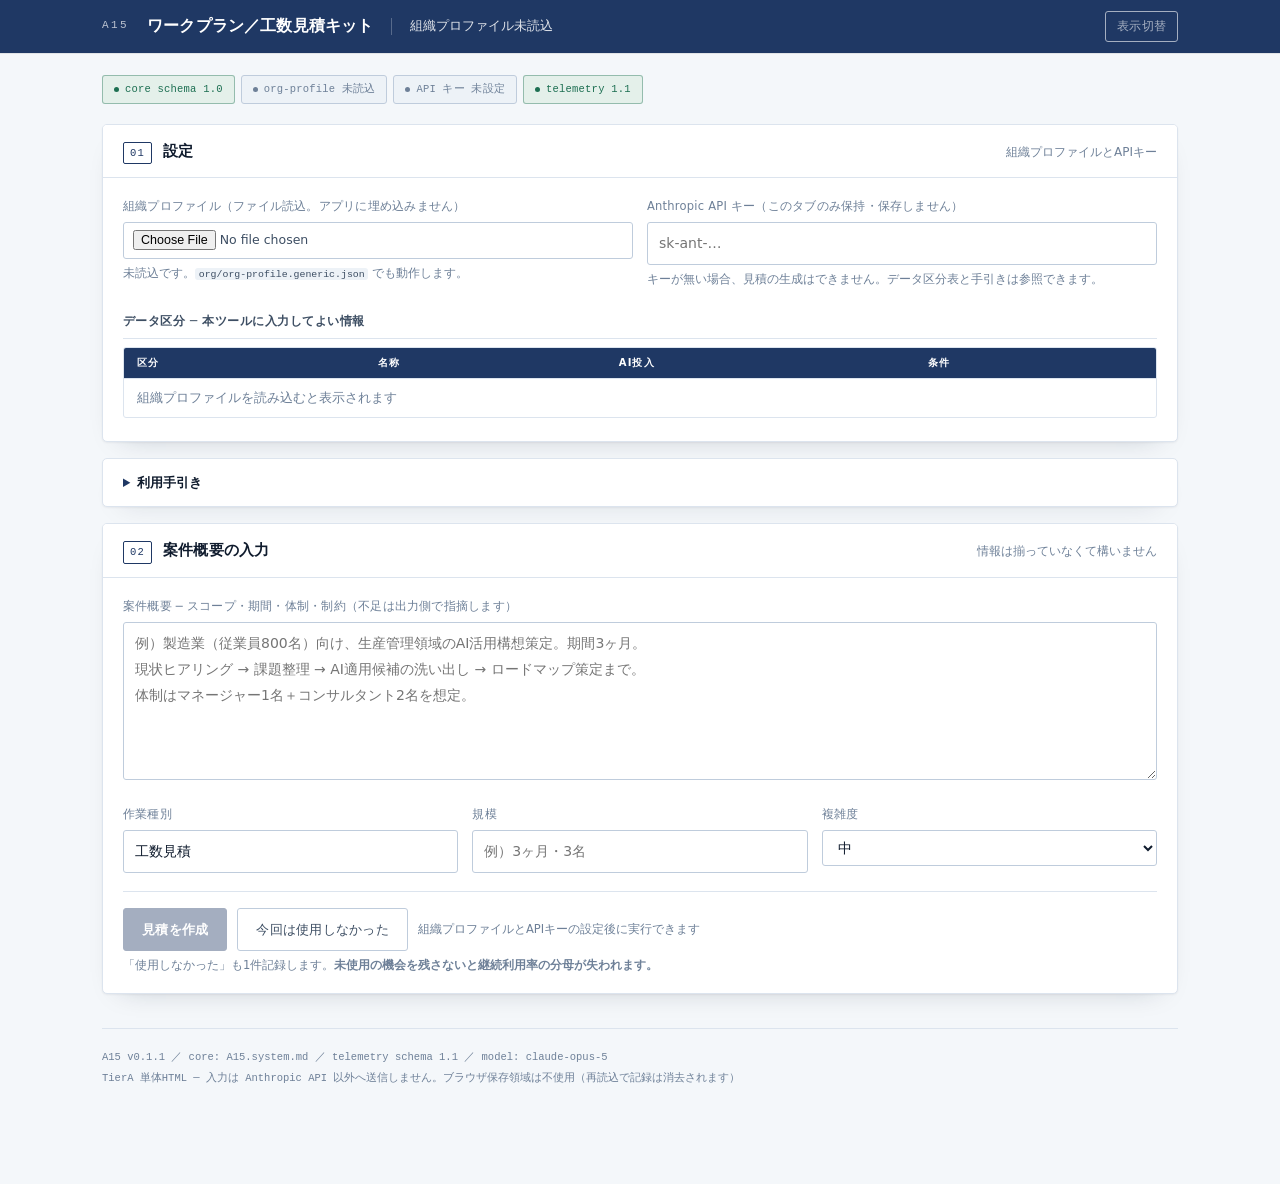
<file: apps/A15/index.html>
<!doctype html>
<html lang="ja">
<head>
<meta charset="utf-8">
<meta name="viewport" content="width=device-width,initial-scale=1">
<title>A15 ワークプラン／工数見積キット</title>
<!--
  TierA: 単体HTML・ブラウザ内完結。ビルドツールなし。外部リソース参照なし。
  localStorage / sessionStorage は使わない（状態はJS変数のみ）。
  org-profile は埋め込まずファイル読込。配色とフォントも org-profile.brand から適用する
  （アプリに色を書かない ＝ プロファイル差し替えだけで他社の見た目になる）。
-->
<style>
/* ============================================================
   配色 ─ 既定は濃紺基調。org-profile.brand.colors があれば実行時に上書きする
   ============================================================ */
:root{
  /* --brand      文字・罫に載せる強調色（暗色テーマでは明るくする）
     --brand-fill 塗り面（アプリバー・表頭）。暗色テーマでも暗いまま。明暗を反転させない
     --on-fill    塗り面の上に載る文字色 */
  --brand:#1F3864;              /* org-profile.brand.colors.primary で差し替わる */
  --brand-fill:#1F3864;
  --on-fill:#FFFFFF;
  --brand-line:#2F5D9E;
  --brand-wash:#EAF0F8;

  --ground:#F4F7FA; --surface:#FFFFFF; --surface-2:#EDF2F7; --surface-3:#E1E9F2;
  --ink:#0F1B2D; --ink-2:#3D4E63; --ink-3:#6E8098;
  --rule:#DCE4EE; --rule-2:#BFCCDC;

  --ok:#1D6F52;   --ok-wash:#E4F0EA;
  --warn:#8A5A11; --warn-wash:#FAF0DC;
  --stop:#8C2434; --stop-wash:#F8E5E8;

  --sans:"Yu Gothic Medium","游ゴシック Medium",YuGothic,"游ゴシック体",
         "Hiragino Sans","Hiragino Kaku Gothic ProN","Noto Sans JP",system-ui,sans-serif;
  --num:ui-monospace,"SF Mono","SFMono-Regular","Consolas","Menlo",monospace;
  --shadow:0 1px 2px rgba(15,27,45,.05), 0 12px 28px -20px rgba(15,27,45,.28);
  --step:0;
}
@media (prefers-color-scheme:dark){:root:not([data-theme="light"]){
  --brand:#7BA4E8; --brand-line:#5B8AD6; --brand-wash:#15233A;
  --brand-fill:#1B2B47; --on-fill:#E8EFFA;
  --ground:#0B1220; --surface:#111A2A; --surface-2:#18233A; --surface-3:#20304C;
  --ink:#E6EDF7; --ink-2:#A6B7CE; --ink-3:#73879F;
  --rule:#22314C; --rule-2:#33486D;
  --ok:#5CBE95;   --ok-wash:#10241D;
  --warn:#D9A441; --warn-wash:#2A2213;
  --stop:#E4899A; --stop-wash:#2B1720;
  --shadow:0 1px 2px rgba(0,0,0,.4), 0 12px 28px -20px rgba(0,0,0,.8);
}}
:root[data-theme="dark"]{
  --brand:#7BA4E8; --brand-line:#5B8AD6; --brand-wash:#15233A;
  --brand-fill:#1B2B47; --on-fill:#E8EFFA;
  --ground:#0B1220; --surface:#111A2A; --surface-2:#18233A; --surface-3:#20304C;
  --ink:#E6EDF7; --ink-2:#A6B7CE; --ink-3:#73879F;
  --rule:#22314C; --rule-2:#33486D;
  --ok:#5CBE95;   --ok-wash:#10241D;
  --warn:#D9A441; --warn-wash:#2A2213;
  --stop:#E4899A; --stop-wash:#2B1720;
  --shadow:0 1px 2px rgba(0,0,0,.4), 0 12px 28px -20px rgba(0,0,0,.8);
}

*{box-sizing:border-box}
html{-webkit-text-size-adjust:100%}
body{margin:0;background:var(--ground);color:var(--ink);font-family:var(--sans);
  font-size:14.5px;line-height:1.8;-webkit-font-smoothing:antialiased;
  font-feature-settings:"palt" 1;font-variant-numeric:tabular-nums}
p{margin:0}
.num,td.n,.kpi b,.stat-v{font-family:var(--num);font-variant-numeric:tabular-nums}
code{font-family:var(--num);font-size:.86em;background:var(--surface-2);
  padding:.08em .38em;border-radius:3px;color:var(--ink-2)}

/* ── アプリバー ───────────────────────── */
.appbar{background:var(--brand-fill);color:var(--on-fill);position:sticky;top:0;z-index:20;
  box-shadow:0 1px 0 rgba(0,0,0,.08)}
.appbar-in{max-width:1120px;margin:0 auto;padding:11px 22px;
  display:flex;align-items:center;gap:8px 18px;flex-wrap:wrap}
.mark{font-family:var(--num);font-size:11px;letter-spacing:.22em;opacity:.7}
.appname{font-size:16px;font-weight:700;letter-spacing:.01em}
.appbar .rule{width:1px;height:17px;background:currentColor;opacity:.25}
.orgname{font-size:12.5px;opacity:.86}
.appbar-r{margin-left:auto;display:flex;align-items:center;gap:8px}
.tbtn{font:inherit;font-size:11.5px;padding:4px 11px;border-radius:3px;cursor:pointer;
  background:transparent;color:inherit;border:1px solid currentColor;opacity:.6}
.tbtn:hover{opacity:1}

.wrap{max-width:1120px;margin:0 auto;padding:22px 22px 96px}

/* ── ステータス ───────────────────────── */
#boot{display:flex;flex-wrap:wrap;gap:6px;margin-bottom:20px}
.st{font-family:var(--num);font-size:10.5px;letter-spacing:.02em;padding:4px 11px;
  border-radius:3px;border:1px solid;white-space:nowrap;display:inline-flex;gap:6px;align-items:center}
.st::before{content:"";width:5px;height:5px;border-radius:50%;background:currentColor}
.st.ok{border-color:color-mix(in srgb,var(--ok) 40%,transparent);color:var(--ok);background:var(--ok-wash)}
.st.bad{border-color:color-mix(in srgb,var(--stop) 40%,transparent);color:var(--stop);background:var(--stop-wash)}
.st.wait{border-color:var(--rule-2);color:var(--ink-3);background:var(--surface-2)}

/* ── 節 ───────────────────────── */
section.step{background:var(--surface);border:1px solid var(--rule);border-radius:5px;
  margin-bottom:16px;box-shadow:var(--shadow);overflow:hidden}
.step-hd{display:flex;align-items:baseline;gap:11px;padding:13px 20px;
  border-bottom:1px solid var(--rule);background:var(--surface)}
.step-no{font-family:var(--num);font-size:10.5px;letter-spacing:.12em;color:var(--brand);
  border:1px solid var(--brand);border-radius:2px;padding:1px 6px;flex:none}
.step-t{font-size:14.5px;font-weight:700;letter-spacing:.01em}
.step-sub{font-size:12px;color:var(--ink-3);margin-left:auto;text-align:right}
.step-bd{padding:18px 20px}

h3{font-size:12px;margin:22px 0 8px;font-weight:700;color:var(--ink-2);
  letter-spacing:.04em;padding-bottom:5px;border-bottom:1px solid var(--rule)}
h3:first-child{margin-top:0}

/* ── フォーム ───────────────────────── */
label{display:block;font-size:11.5px;color:var(--ink-3);margin-bottom:5px;letter-spacing:.02em}
.req::after{content:"必須";color:var(--stop);font-weight:700;font-size:10px;
  border:1px solid currentColor;border-radius:2px;padding:0 4px;margin-left:6px;letter-spacing:.04em}
input,textarea,select{font:inherit;font-size:14px;width:100%;padding:8px 11px;border-radius:3px;
  border:1px solid var(--rule-2);background:var(--surface);color:var(--ink);transition:border-color .12s}
input:hover,textarea:hover,select:hover{border-color:var(--brand-line)}
textarea{min-height:158px;resize:vertical;line-height:1.85}
input[type=file]{padding:6px 9px;font-size:12.5px;color:var(--ink-2)}
:focus-visible{outline:2px solid var(--brand-line);outline-offset:1px}
.hint{font-size:11.5px;color:var(--ink-3);margin-top:5px;line-height:1.65}
.row{display:grid;gap:14px}
@media(min-width:820px){.c2{grid-template-columns:1fr 1fr}.c3{grid-template-columns:1fr 1fr 1fr}}

button{font:inherit;font-size:13px;padding:9px 18px;border-radius:3px;cursor:pointer;
  border:1px solid var(--rule-2);background:var(--surface);color:var(--ink-2);
  letter-spacing:.02em;transition:all .12s}
button:hover:not(:disabled){border-color:var(--brand);color:var(--brand);background:var(--brand-wash)}
button:disabled{opacity:.4;cursor:not-allowed}
button.primary{background:var(--brand-fill);border-color:var(--brand-fill);color:var(--on-fill);font-weight:700}
button.primary:hover:not(:disabled){background:var(--brand-line);border-color:var(--brand-line);color:#fff}
.actions{display:flex;gap:10px;flex-wrap:wrap;align-items:center;margin-top:18px;
  padding-top:16px;border-top:1px solid var(--rule)}

/* ── 表 ───────────────────────── */
.scroller{overflow-x:auto;border:1px solid var(--rule);border-radius:3px;background:var(--surface)}
table{border-collapse:collapse;width:100%;font-size:13px;min-width:440px}
th,td{text-align:left;padding:8px 13px;border-bottom:1px solid var(--rule);vertical-align:top;line-height:1.65}
thead th{font-size:10px;letter-spacing:.11em;font-weight:700;color:var(--on-fill);
  background:var(--brand-fill);white-space:nowrap;padding:7px 13px}
thead th.r{text-align:right}
tbody tr:last-child td{border-bottom:none}
tbody tr:hover{background:var(--surface-2)}
td.n{text-align:right;white-space:nowrap;font-size:12.5px}
td.n .u{color:var(--ink-3);font-size:10.5px;margin-left:1px}
td.ph{background:var(--surface-2);font-weight:700;font-size:12.5px;border-right:1px solid var(--rule)}
td.ph .pct{display:block;font-family:var(--num);font-size:10.5px;color:var(--ink-3);font-weight:400}

.tag{font-family:var(--num);font-size:10px;padding:2px 7px;border-radius:2px;
  white-space:nowrap;letter-spacing:.03em;border:1px solid}
.t-baseline{color:var(--ok);border-color:color-mix(in srgb,var(--ok) 35%,transparent);background:var(--ok-wash)}
.t-template{color:var(--brand);border-color:color-mix(in srgb,var(--brand) 35%,transparent);background:var(--brand-wash)}
.t-analogy,.t-judgment{color:var(--warn);border-color:color-mix(in srgb,var(--warn) 35%,transparent);background:var(--warn-wash)}
.u-high{color:var(--stop);font-weight:700}.u-medium{color:var(--warn)}.u-low{color:var(--ink-3)}

/* ── KPI帯 ───────────────────────── */
.kpi{display:grid;grid-template-columns:repeat(auto-fit,minmax(128px,1fr));
  border:1px solid var(--brand);border-radius:3px;overflow:hidden;margin-top:16px}
.kpi div{padding:13px 17px;background:var(--brand-wash);border-right:1px solid color-mix(in srgb,var(--brand) 22%,transparent)}
.kpi div:last-child{border-right:none}
.kpi span{display:block;font-size:10.5px;letter-spacing:.1em;color:var(--ink-3)}
.kpi b{display:block;font-size:25px;font-weight:600;color:var(--ink);margin-top:3px;line-height:1.15}
.kpi b em{font-style:normal;font-size:13px;color:var(--ink-3);margin-left:2px}

/* ── リスト ───────────────────────── */
ul.tight{list-style:none;margin:0;padding:0}
ul.tight li{font-size:13.5px;padding-left:15px;position:relative;margin-bottom:7px;
  line-height:1.75;color:var(--ink-2)}
ul.tight li::before{content:"";position:absolute;left:0;top:.75em;width:7px;height:1px;background:var(--brand-line)}
ul.tight li b{color:var(--ink)}
ul.tight li .sub{display:block;font-size:11.5px;color:var(--ink-3);margin-top:1px}

/* ── 通知 ───────────────────────── */
.msg{padding:12px 16px;border-radius:3px;margin-bottom:14px;font-size:13px;
  border:1px solid;border-left-width:3px}
.msg > b:first-child{display:block;margin-bottom:4px;font-size:13.5px}
.msg.err{background:var(--stop-wash);border-color:var(--stop);color:var(--ink)}
.msg.warn{background:var(--warn-wash);border-color:var(--warn);color:var(--ink)}
.msg.ok{background:var(--ok-wash);border-color:var(--ok);color:var(--ink)}
.msg.info{background:var(--brand-wash);border-color:var(--brand);color:var(--ink)}
.checks{display:grid;gap:3px;margin-top:7px;font-size:12.5px;font-family:var(--num)}
.checks span{display:flex;gap:8px;align-items:baseline}
.checks i{font-style:normal;flex:none;width:12px}

details{border:1px solid var(--rule);border-radius:5px;background:var(--surface);
  margin-bottom:16px;box-shadow:var(--shadow)}
summary{cursor:pointer;font-size:13px;font-weight:700;padding:12px 20px;letter-spacing:.01em}
summary::marker{color:var(--brand)}
details[open] summary{border-bottom:1px solid var(--rule)}
.det-bd{padding:15px 20px}
.det-bd ul{margin:0;padding-left:18px;font-size:13px;color:var(--ink-2)}
.det-bd li{margin-bottom:7px}

.hidden{display:none!important}
.spin{display:inline-block;width:11px;height:11px;border:2px solid currentColor;
  border-right-color:transparent;border-radius:50%;animation:sp .7s linear infinite;
  vertical-align:-1px;margin-right:7px}
@keyframes sp{to{transform:rotate(360deg)}}
@media (prefers-reduced-motion:reduce){.spin{animation:none}*{transition:none!important}}
footer{margin-top:34px;padding-top:18px;border-top:1px solid var(--rule);
  font-family:var(--num);font-size:10.5px;color:var(--ink-3);line-height:2}
@media(max-width:560px){.step-hd{flex-wrap:wrap}.step-sub{margin-left:0;width:100%;text-align:left}}
</style>
</head>
<body>

<div class="appbar">
  <div class="appbar-in">
    <span class="mark">A15</span>
    <span class="appname">ワークプラン／工数見積キット</span>
    <span class="rule"></span>
    <span class="orgname" id="orgname">組織プロファイル未読込</span>
    <span class="appbar-r">
      <button class="tbtn" id="theme" type="button">表示切替</button>
    </span>
  </div>
</div>

<div class="wrap">
<div id="boot"></div>
<div id="bootErr"></div>

<!-- 工程1 ── 設定 -->
<section class="step">
  <div class="step-hd"><span class="step-no">01</span><span class="step-t">設定</span>
    <span class="step-sub">組織プロファイルとAPIキー</span></div>
  <div class="step-bd">
    <div class="row c2">
      <div>
        <label for="profile">組織プロファイル（ファイル読込。アプリに埋め込みません）</label>
        <input type="file" id="profile" accept=".json,application/json">
        <p class="hint" id="profHint">未読込です。<code>org/org-profile.generic.json</code> でも動作します。</p>
      </div>
      <div>
        <label for="apikey">Anthropic API キー（このタブのみ保持・保存しません）</label>
        <input type="password" id="apikey" placeholder="sk-ant-…" autocomplete="off">
        <p class="hint">キーが無い場合、見積の生成はできません。データ区分表と手引きは参照できます。</p>
      </div>
    </div>
    <h3>データ区分 ─ 本ツールに入力してよい情報</h3>
    <div class="scroller"><table>
      <thead><tr><th>区分</th><th>名称</th><th>AI投入</th><th>条件</th></tr></thead>
      <tbody id="dcTable"><tr><td colspan="4" style="color:var(--ink-3)">組織プロファイルを読み込むと表示されます</td></tr></tbody>
    </table></div>
    <p class="hint" id="dcNote"></p>
  </div>
</section>

<details>
  <summary>利用手引き</summary>
  <div class="det-bd"><ul>
    <li>案件概要を入力すると、WBS・工数レンジ・バッファ根拠・前提・不確実性・不足情報を出力します。</li>
    <li><b>出力は判断材料であり決裁ではありません。</b>顧客提示前に必ずご自身で数値を確認してください。</li>
    <li>組織の工数実績（<code>delivery.estimation_baseline</code>）が未設定の間は、各タスクの根拠が「判断」「類推」中心になります。<b>精度が低いことが出力に現れる</b>のが正しい状態です。</li>
    <li>APIキーはこのタブのJS変数にのみ保持し、保存も転送もしません（再読込で消去されます）。</li>
    <li>ご利用のたびに工程04の記録をお願いします。<b>記録のない利用は完成実績に計上できません。</b></li>
  </ul></div>
</details>

<!-- 工程2 ── 入力 -->
<section class="step">
  <div class="step-hd"><span class="step-no">02</span><span class="step-t">案件概要の入力</span>
    <span class="step-sub">情報は揃っていなくて構いません</span></div>
  <div class="step-bd">
    <label for="brief">案件概要 ─ スコープ・期間・体制・制約（不足は出力側で指摘します）</label>
    <textarea id="brief" placeholder="例）製造業（従業員800名）向け、生産管理領域のAI活用構想策定。期間3ヶ月。
現状ヒアリング → 課題整理 → AI適用候補の洗い出し → ロードマップ策定まで。
体制はマネージャー1名＋コンサルタント2名を想定。"></textarea>
    <div class="row c3" style="margin-top:16px">
      <div><label for="taskType">作業種別</label><input id="taskType" value="工数見積"></div>
      <div><label for="scope">規模</label><input id="scope" placeholder="例）3ヶ月・3名"></div>
      <div><label for="complexity">複雑度</label>
        <select id="complexity"><option value="low">低</option><option value="medium" selected>中</option><option value="high">高</option></select></div>
    </div>
    <div class="actions">
      <button class="primary" id="run" type="button">見積を作成</button>
      <button id="skip" type="button">今回は使用しなかった</button>
      <span class="hint" id="runHint" style="margin-top:0"></span>
    </div>
    <p class="hint">「使用しなかった」も1件記録します。<b>未使用の機会を残さないと継続利用率の分母が失われます。</b></p>
  </div>
</section>

<div id="err"></div>

<!-- 工程3 ── 出力 -->
<section class="step hidden" id="out">
  <div class="step-hd"><span class="step-no">03</span><span class="step-t">見積</span>
    <span class="step-sub" id="outSub"></span></div>
  <div class="step-bd">
    <div class="scroller"><table>
      <thead><tr><th>フェーズ</th><th>タスク</th><th class="r">p50</th><th class="r">p80</th><th>不確実性</th><th>根拠</th></tr></thead>
      <tbody id="wbs"></tbody>
    </table></div>
    <div class="kpi" id="kpi"></div>
    <div id="bufWhy"></div>
    <h3>前提 ─ 相違時の工数影響</h3><ul class="tight" id="assump"></ul>
    <h3>不確実性の所在 ─ 低減手段</h3><ul class="tight" id="uncert"></ul>
    <h3>不足している入力情報</h3><ul class="tight" id="missing"></ul>
    <h3>自己検品（評価基準 C1・C5 の機械判定）</h3><div id="selfcheck"></div>
  </div>
</section>

<!-- 工程4 ── 記録 -->
<section class="step hidden" id="tele">
  <div class="step-hd"><span class="step-no">04</span><span class="step-t">実測の記録</span>
    <span class="step-sub">記録のない利用は完成実績に計上できません</span></div>
  <div class="step-bd">
    <div class="row c3">
      <div><label for="actual" class="req">利用の実時間（分）</label>
        <input type="number" id="actual" min="0" step="1" placeholder="待ち時間を含む"></div>
      <div><label for="fix" class="req">出力後の手直し時間（分）</label>
        <input type="number" id="fix" min="0" step="1" placeholder="0 の場合は 0 と入力">
        <p class="hint">計上しないと削減率が約2倍に過大計上されます</p></div>
      <div><label for="rounds">やり直し回数</label>
        <input type="number" id="rounds" min="0" step="1" value="1"></div>
    </div>
    <div class="row c3" style="margin-top:14px">
      <div><label for="baseMin">AI不使用時の所要時間（分）</label>
        <input type="number" id="baseMin" min="0" step="1" placeholder="未測定なら空欄"></div>
      <div><label for="baseMethod">その根拠</label>
        <select id="baseMethod">
          <option value="">（未記録）</option>
          <option value="measured">measured ─ 実測</option>
          <option value="historical_average">historical_average ─ 過去記録</option>
          <option value="self_report">self_report ─ 記憶</option>
          <option value="assumption">assumption ─ 仮置き</option>
        </select>
        <p class="hint">assumption と未記録は削減時間の集計対象外</p></div>
      <div><label for="selfScore">出来ばえ（1-5）</label>
        <select id="selfScore"><option value="">—</option><option>1</option><option>2</option><option>3</option><option>4</option><option>5</option></select></div>
    </div>
    <div style="margin-top:16px">
      <label class="req">事例としての外部利用可否（後日の取得は不可）</label>
      <div style="display:flex;gap:20px;flex-wrap:wrap;font-size:13.5px;margin-top:3px">
        <label style="display:inline-flex;gap:7px;align-items:center;color:var(--ink);margin:0">
          <input type="radio" name="consent" value="anon" style="width:auto"> 匿名化すれば可</label>
        <label style="display:inline-flex;gap:7px;align-items:center;color:var(--ink);margin:0">
          <input type="radio" name="consent" value="named" style="width:auto"> 実名でも可</label>
        <label style="display:inline-flex;gap:7px;align-items:center;color:var(--ink);margin:0">
          <input type="radio" name="consent" value="no" style="width:auto"> 社内分析のみ</label>
      </div>
    </div>
    <div style="margin-top:16px">
      <label for="note">所見（不満・使わなかった理由など）</label>
      <input id="note" placeholder="ここが空の記録ばかりの場合、運用が形骸化しています">
    </div>
    <div class="actions">
      <button class="primary" id="rec" type="button">この利用を記録</button>
      <button id="exp" type="button" disabled>JSON Lines で書き出す（<span id="cnt">0</span>件）</button>
    </div>
    <div id="teleMsg" style="margin-top:14px"></div>
  </div>
</section>

<footer>
  A15 v0.1.1 ／ core: A15.system.md ／ telemetry schema 1.1 ／ model: claude-opus-5<br>
  TierA 単体HTML ─ 入力は Anthropic API 以外へ送信しません。ブラウザ保存領域は不使用（再読込で記録は消去されます）
</footer>
</div>

<script>
"use strict";
/* ============================================================
   ADR-006 の呼び出し規約。モデル名はここ以外に書かない
   ============================================================ */
const MODEL = { PRIMARY: "claude-opus-5", ALT: "claude-sonnet-5" };
const APP_ID = "A15", APP_VERSION = "0.1.1";
const CORE_SCHEMA_VERSION = "1.0";
const TELEMETRY_SCHEMA_VERSION = "1.1";

/* 状態は JS 変数のみ */
const state = { profile:null, apiKey:"", result:null, startedAt:null, records:[] };
const $ = id => document.getElementById(id);
const esc = s => String(s ?? "").replace(/&/g,"&amp;").replace(/</g,"&lt;").replace(/>/g,"&gt;");
const num = v => (v===""||v==null||isNaN(Number(v))) ? undefined : Number(v);
const fmt = n => Number(n).toLocaleString("ja-JP",{maximumFractionDigits:1});

/* ============================================================
   起動時検証（DoD 8項）
   ============================================================ */
const boot = { core:false, profile:false };
boot.core = (CORE_SCHEMA_VERSION === "1.0");
function renderBoot(){
  $("boot").innerHTML = [
    `<span class="st ${boot.core?"ok":"bad"}">core schema ${CORE_SCHEMA_VERSION}</span>`,
    `<span class="st ${boot.profile?"ok":"wait"}">org-profile ${boot.profile?esc(state.profile.org.id):"未読込"}</span>`,
    `<span class="st ${state.apiKey?"ok":"wait"}">API キー ${state.apiKey?"設定済":"未設定"}</span>`,
    `<span class="st ok">telemetry ${TELEMETRY_SCHEMA_VERSION}</span>`
  ].join("");
  $("run").disabled = !(boot.core && boot.profile && state.apiKey);
  $("runHint").textContent = $("run").disabled ? "組織プロファイルとAPIキーの設定後に実行できます" : "";
}

/* ============================================================
   ブランド適用 ─ 色とフォントは org-profile.brand から。アプリに書かない
   ============================================================ */
function applyBrand(p){
  const r = document.documentElement.style;
  const c = p.brand?.colors ?? {};
  if(/^#[0-9a-f]{3,8}$/i.test(c.primary ?? "")){
    // 明色テーマは指定色をそのまま、暗色テーマは白と混ぜて可読性を確保する
    const attr = document.documentElement.getAttribute("data-theme");
    const dark = attr === "dark"
      || (attr !== "light" && matchMedia("(prefers-color-scheme: dark)").matches);
    if(dark){
      // 塗り面は暗いまま（明暗を反転させない）。強調色だけ明るくする
      r.setProperty("--brand",      `color-mix(in srgb, ${c.primary} 42%, white)`);
      r.setProperty("--brand-line", `color-mix(in srgb, ${c.primary} 60%, white)`);
      r.setProperty("--brand-wash", `color-mix(in srgb, ${c.primary} 34%, black)`);
      r.setProperty("--brand-fill", `color-mix(in srgb, ${c.primary} 72%, black)`);
      r.setProperty("--on-fill",    "#E8EFFA");
    } else {
      r.setProperty("--brand",      c.primary);
      r.setProperty("--brand-line", `color-mix(in srgb, ${c.primary} 78%, white)`);
      r.setProperty("--brand-wash", `color-mix(in srgb, ${c.primary} 8%, white)`);
      r.setProperty("--brand-fill", c.primary);
      r.setProperty("--on-fill",    "#FFFFFF");
    }
  }
  const fonts = (p.brand?.fonts ?? []).filter(f => typeof f === "string" && f.length < 40);
  if(fonts.length){
    const stack = fonts.map(f => `"${f.replace(/"/g,"")}"`).join(",");
    r.setProperty("--sans", `${stack},"Hiragino Sans","Noto Sans JP",system-ui,sans-serif`);
  }
}

/* ============================================================
   org-profile ローダ
   ============================================================ */
$("profile").addEventListener("change", async e => {
  const f = e.target.files?.[0]; if(!f) return;
  $("bootErr").innerHTML = "";
  try{
    const text = await f.text();
    let p; try{ p = JSON.parse(text); }
    catch(pe){ throw new Error(`JSON として解釈できません: ${pe.message}`); }
    for(const k of ["schema_version","org","policy"])
      if(!(k in p)) throw new Error(`必須キー "${k}" がありません`);
    if(p.schema_version !== CORE_SCHEMA_VERSION)
      throw new Error(`schema_version 不一致のため停止しました。期待 ${CORE_SCHEMA_VERSION} ／ 実際 ${p.schema_version}。`
        + "不一致のまま動作させると、原因の特定できない品質低下として現れます。");
    if(!Array.isArray(p.policy.data_classification) || !p.policy.data_classification.length)
      throw new Error("policy.data_classification が空です");

    state.profile = p; boot.profile = true;
    applyBrand(p); renderClassification(p); renderProfHint(p);
    $("orgname").textContent = p.org.name || p.org.id;
    renderBoot();
  }catch(err){
    state.profile = null; boot.profile = false; renderBoot();
    $("bootErr").innerHTML = `<div class="msg err"><b>組織プロファイルを読み込めませんでした</b>${esc(err.message)}</div>`;
  }
});

function renderClassification(p){
  const L = {prohibited:"不可",conditional:"条件付き",allowed:"可"};
  $("dcTable").innerHTML = p.policy.data_classification.slice().sort((a,b)=>a.level-b.level)
    .map(c=>`<tr>
      <td class="n" style="text-align:left">${esc(c.level)}</td>
      <td><b>${esc(c.label)}</b>${c.definition?`<span class="sub" style="display:block;font-size:11.5px;color:var(--ink-3)">${esc(c.definition)}</span>`:""}</td>
      <td class="u-${c.ai_input==="prohibited"?"high":c.ai_input==="conditional"?"medium":"low"}">${L[c.ai_input]??esc(c.ai_input)}</td>
      <td>${(c.conditions||[]).length?`<ul class="tight" style="margin:0">${c.conditions.map(x=>`<li style="margin-bottom:3px">${esc(x)}</li>`).join("")}</ul>`:"—"}</td>
    </tr>`).join("");
  $("dcNote").innerHTML = `本ツールの<b>データ区分の上限は 3（社内限）</b>です。これより機微な情報は入力しないでください。`;
}
function renderProfHint(p){
  const eb = p.delivery?.estimation_baseline ?? [];
  const m = eb.filter(x => x.source==="measured" || x.source==="historical_average");
  $("profHint").innerHTML = `<b>${esc(p.org.name)}</b>（${esc(p.org.id)}）を読み込みました。`
    + (m.length ? ` 工数実績 ${m.length} 件を見積に使用します。`
      : ` <span style="color:var(--warn)">工数実績が未設定のため汎用レンジで出力します。根拠は「判断」「類推」中心になります。</span>`);
}

$("apikey").addEventListener("input", e => { state.apiKey = e.target.value.trim(); renderBoot(); });
$("theme").addEventListener("click", () => {
  const cur = document.documentElement.getAttribute("data-theme");
  const sysDark = matchMedia("(prefers-color-scheme: dark)").matches;
  document.documentElement.setAttribute("data-theme", cur ? (cur==="dark"?"light":"dark") : (sysDark?"light":"dark"));
  if(state.profile) applyBrand(state.profile);
});

/* ============================================================
   出力契約（ADR-006: 構造化出力。prefill は 400 になるため使わない）
   ============================================================ */
const OUTPUT_SCHEMA = {
  type:"object", additionalProperties:false,
  required:["wbs","total","assumptions","uncertainty_sources","missing_inputs"],
  properties:{
    wbs:{type:"array",items:{type:"object",additionalProperties:false,
      required:["phase","share_pct","tasks"],
      properties:{phase:{type:"string"},share_pct:{type:"number"},
        tasks:{type:"array",items:{type:"object",additionalProperties:false,
          required:["task","p50_hours","p80_hours","uncertainty","basis"],
          properties:{task:{type:"string"},p50_hours:{type:"number"},p80_hours:{type:"number"},
            uncertainty:{type:"string",enum:["low","medium","high"]},
            basis:{type:"string",enum:["baseline","template","analogy","judgment"]}}}}}}},
    total:{type:"object",additionalProperties:false,
      required:["p50_hours","p80_hours","buffer_pct","buffer_rationale"],
      properties:{p50_hours:{type:"number"},p80_hours:{type:"number"},
        buffer_pct:{type:"number"},buffer_rationale:{type:"string"}}},
    assumptions:{type:"array",items:{type:"object",additionalProperties:false,
      required:["assumption","impact_if_wrong"],
      properties:{assumption:{type:"string"},impact_if_wrong:{type:"string"}}}},
    uncertainty_sources:{type:"array",items:{type:"object",additionalProperties:false,
      required:["where","why","how_to_reduce"],
      properties:{where:{type:"string"},why:{type:"string"},how_to_reduce:{type:"string"}}}},
    missing_inputs:{type:"array",items:{type:"string"}}
  }
};

const CORE_SYSTEM = `あなたは案件の作業分解と工数見積を行う。見積の数字そのものより、数字の根拠と不確かさの所在を示すことが仕事である。

# 手順
1. 作業を分解する。組織のWBSテンプレートがあればそれに従い、無ければ汎用型（要件定義→設計→実装・試作→検証→報告・引渡し）で分解する。粒度は1タスク4〜40時間。分解の抜けは成果物を作る作業ではなく周辺（引き継ぎ・情報収集、合意形成・レビュー・差し戻し、環境準備、データ入手と整形、報告資料の作成）で最も出やすいので必ず確認する。
2. 各タスクに p50/p80 と basis を付ける。basis は baseline（組織の実績を使った）/ template（テンプレの配分から算出）/ analogy（類推。何に似せたかを assumptions に書く）/ judgment（判断で置いた）のいずれか。省略不可。p80 >= p50。不確実性が高いタスクほど開きを大きくする。組織の実績が空なら judgment と analogy が中心になる。それを隠して精度が高いように見せてはならない。
3. バッファを算定する。組織の方針があればその率を使う。無ければ既定15%／高不確実性30%とし、方針が未設定のため汎用値を用いた旨を buffer_rationale に明記する。高不確実性の条件は、judgment のタスクが全工数の3割超／組織にとって未経験の領域を含む／外部要因の待ちに依存するタスクがある、のいずれか。buffer_rationale には、どのタスクの何が読めないからその率にしたのかを書く。「念のため」「一般的に」は根拠にならない。
4. 前提を洗い出し、それぞれに外れたときの工数影響を付ける。影響が書けない前提は落とす。
5. 不確実性の所在を、どこが・なぜ・どう減らすか の3点で示す。
6. missing_inputs を必ず1件以上挙げる。空配列で返してはならない。見落としやすいのは、予算の上限、意思決定者と決裁の経路、既存の類似取り組み、利用できるデータの所在と品質、関係部門の数、時期的制約。

# 守ること
- 数字を丸めて自信があるように見せない。レンジで示し根拠を添える。
- 根拠のない圧縮をしない。短縮したい場合はどの前提を確定させれば縮むのかを示す。
- 組織のプロファイルに無い作業種別について、実績があるかのように書かない。
- 入力に無い固有名詞（組織名・個人名）を作り出さない。
- 文体は「です・ます」を用いず、簡潔な体言・常体で書く。すべて日本語で出力する。`;

function orgBlock(p){
  const d = p.delivery ?? {};
  const j = (label,v,empty) => `## ${label}\n` +
    (v && (Array.isArray(v)?v.length:Object.keys(v).length) ? "```json\n"+JSON.stringify(v,null,1)+"\n```" : empty);
  return ["# 組織固有の値",
    j("作業種別ごとの実績工数", d.estimation_baseline, "未設定。汎用レンジで出し、basis に baseline を使わないこと。"),
    j("WBSテンプレート", d.wbs_templates, "未設定。汎用のフェーズ型で分解すること。"),
    j("バッファ方針", d.buffer_policy, "未設定。既定15%／高不確実性30%を用い、方針が未設定である旨を buffer_rationale に明記すること。"),
    j("ロール別キャパシティ", d.role_capacity, "未設定。人日換算せず工数（h）のみで出すこと。")].join("\n\n");
}

/* ============================================================
   LLM 呼び出し
   ============================================================ */
async function callLLM(brief){
  const res = await fetch("https://api.anthropic.com/v1/messages",{
    method:"POST",
    headers:{
      "content-type":"application/json",
      "x-api-key": state.apiKey,
      "anthropic-version":"2023-06-01",
      // ブラウザからの直接呼び出し宣言。実キーでの疎通は未検証（docs/specs/A15-status.md）
      "anthropic-dangerous-direct-browser-access":"true"
    },
    body: JSON.stringify({
      model: MODEL.PRIMARY, max_tokens: 16000,
      thinking: { type:"adaptive" },               // budget_tokens は 400 になる
      output_config: { effort:"high", format:{ type:"json_schema", schema:OUTPUT_SCHEMA } },
      system: [
        { type:"text", text:CORE_SYSTEM, cache_control:{type:"ephemeral"} },
        { type:"text", text:orgBlock(state.profile) }
      ],
      messages: [{ role:"user", content:`# 案件概要\n\n${brief}` }]
    })
  });
  if(!res.ok){
    let d=""; try{ const e=await res.json(); d=e.error?.message||JSON.stringify(e); }
    catch{ d=await res.text().catch(()=> ""); }
    throw new Error(`API エラー ${res.status}: ${d}`);
  }
  const data = await res.json();
  // stop_reason を content より先に見る。逆にすると refusal の空結果を正常な見積として表示する
  if(data.stop_reason === "refusal")
    throw new Error("安全性の判定により応答が拒否されました（stop_reason: refusal）"
      + (data.stop_details?.category ? ` ／ 分類: ${data.stop_details.category}` : "")
      + "。空の結果を見積として扱わないため処理を中断しました。");
  if(data.stop_reason === "max_tokens")
    throw new Error("出力が上限に達し途中で終了しました。案件概要を短くして再実行してください。");
  const text = (data.content ?? []).filter(b=>b.type==="text").map(b=>b.text).join("");
  if(!text.trim()) throw new Error("応答が空でした。再実行してください。");
  try{ return JSON.parse(text); }
  catch(e){ throw new Error(`構造化出力を JSON として解釈できませんでした: ${e.message}`); }
}

/* ============================================================
   実行と描画
   ============================================================ */
$("run").addEventListener("click", async () => {
  const brief = $("brief").value.trim();
  $("err").innerHTML = "";
  if(!brief){ $("err").innerHTML = `<div class="msg warn">案件概要を入力してください。</div>`; return; }
  const b = $("run"); b.disabled = true;
  const lab = b.textContent; b.innerHTML = `<span class="spin"></span>生成中…`;
  state.startedAt = Date.now();
  try{
    state.result = await callLLM(brief);
    renderResult(state.result);
    $("out").classList.remove("hidden"); $("tele").classList.remove("hidden");
    const mins = Math.max(1, Math.round((Date.now()-state.startedAt)/60000));
    if(!$("actual").value) $("actual").value = mins;
    $("out").scrollIntoView({behavior:"smooth",block:"start"});
  }catch(err){
    $("err").innerHTML = `<div class="msg err"><b>生成できませんでした</b>${esc(err.message)}</div>`;
  }finally{ b.disabled=false; b.textContent=lab; renderBoot(); }
});

function renderResult(r){
  const UL={low:"低",medium:"中",high:"高"};
  const BL={baseline:"実績",template:"テンプレ",analogy:"類推",judgment:"判断"};
  $("wbs").innerHTML = r.wbs.map(ph => ph.tasks.map((t,i)=>`<tr>
      ${i===0?`<td class="ph" rowspan="${ph.tasks.length}">${esc(ph.phase)}<span class="pct">${esc(ph.share_pct)}%</span></td>`:""}
      <td>${esc(t.task)}</td>
      <td class="n">${fmt(t.p50_hours)}<span class="u">h</span></td>
      <td class="n">${fmt(t.p80_hours)}<span class="u">h</span></td>
      <td class="u-${esc(t.uncertainty)}">${UL[t.uncertainty]??esc(t.uncertainty)}</td>
      <td><span class="tag t-${esc(t.basis)}">${BL[t.basis]??esc(t.basis)}</span></td></tr>`).join("")).join("");

  const n = r.wbs.reduce((a,p)=>a+p.tasks.length,0);
  $("outSub").textContent = `${r.wbs.length} フェーズ ／ ${n} タスク`;
  $("kpi").innerHTML =
      `<div><span>合計 P50</span><b>${fmt(r.total.p50_hours)}<em>h</em></b></div>`
    + `<div><span>合計 P80</span><b>${fmt(r.total.p80_hours)}<em>h</em></b></div>`
    + `<div><span>バッファ</span><b>${fmt(r.total.buffer_pct)}<em>%</em></b></div>`
    + `<div><span>レンジ幅</span><b>${fmt(r.total.p80_hours-r.total.p50_hours)}<em>h</em></b></div>`;
  $("bufWhy").innerHTML = `<h3>バッファの根拠</h3><ul class="tight"><li>${esc(r.total.buffer_rationale)}</li></ul>`;
  $("assump").innerHTML = r.assumptions.map(a=>`<li>${esc(a.assumption)}<span class="sub">相違時: <b>${esc(a.impact_if_wrong)}</b></span></li>`).join("") || `<li>—</li>`;
  $("uncert").innerHTML = r.uncertainty_sources.map(u=>`<li><b>${esc(u.where)}</b> ${esc(u.why)}<span class="sub">低減手段: ${esc(u.how_to_reduce)}</span></li>`).join("") || `<li>—</li>`;
  $("missing").innerHTML = r.missing_inputs.map(m=>`<li>${esc(m)}</li>`).join("") || `<li>—</li>`;
  renderSelfCheck(r);
}

function renderSelfCheck(r){
  const tasks = r.wbs.flatMap(p=>p.tasks);
  const s50 = tasks.reduce((a,t)=>a+t.p50_hours,0);
  const exp = s50 * (1+(r.total.buffer_pct||0)/100);
  const off = exp ? Math.abs(r.total.p50_hours-exp)/exp*100 : 0;
  const share = r.wbs.reduce((a,p)=>a+(p.share_pct||0),0);
  const checks = [
    ["全タスクで p80 ≧ p50", tasks.every(t=>t.p80_hours>=t.p50_hours)],
    [`合計 p50 とタスク合計＋バッファの整合（誤差 ${off.toFixed(1)}%）`, off<=1],
    [`share_pct の合計が 100（実際 ${share}）`, Math.abs(share-100)<0.5],
    ["全タスクに根拠が付与されている", tasks.every(t=>t.basis)],
    ["バッファの根拠が記載されている", !!(r.total.buffer_rationale||"").trim()],
    ["不足情報が1件以上ある", (r.missing_inputs||[]).length>0]
  ];
  const ng = checks.filter(c=>!c[1]).length;
  const jr = tasks.filter(t=>t.basis==="judgment"||t.basis==="analogy");
  const js = s50 ? Math.round(jr.reduce((a,t)=>a+t.p50_hours,0)/s50*100) : 0;
  $("selfcheck").innerHTML =
      `<div class="msg ${ng?"warn":"ok"}"><b>${ng?`${ng} 件が未達`:"すべて満たしています"}</b>`
    + `<div class="checks">${checks.map(c=>`<span><i>${c[1]?"✓":"✕"}</i>${esc(c[0])}</span>`).join("")}</div></div>`
    + `<div class="msg ${js>30?"warn":"info"}"><b>根拠の内訳</b>`
    + `判断・類推が全工数の <b>${js}%</b> を占めます。`
    + (js>30 ? "3割を超えています。組織の工数実績（<code>delivery.estimation_baseline</code>）を蓄積するほどこの比率は低下します。"
             : "実績に基づく比率が高い状態です。") + `</div>`;
}

/* ============================================================
   telemetry（schema 1.1）
   ============================================================ */
function baseBlock(){
  const m=num($("baseMin").value), meth=$("baseMethod").value;
  if(m===undefined && !meth) return undefined;
  if(m!==undefined && !meth) throw new Error("AI不使用時の所要時間を入力した場合、その根拠も選択してください。");
  const b={method:meth}; if(m!==undefined) b.minutes=m; return b;
}
function consentBlock(){
  const v=document.querySelector('input[name="consent"]:checked')?.value;
  if(!v) return null;
  return {internal_analysis:true, external_citation_anonymized:v==="anon"||v==="named", external_citation_named:v==="named"};
}
function pushRecord(r){ state.records.push(r); $("cnt").textContent=state.records.length; $("exp").disabled=false; }

$("rec").addEventListener("click", () => {
  $("teleMsg").innerHTML="";
  try{
    const actual=num($("actual").value), fix=num($("fix").value);
    if(actual===undefined) throw new Error("利用の実時間は省略できません。");
    if(fix===undefined) throw new Error("出力後の手直し時間は省略できません。0 の場合は 0 と入力してください。計上しないと削減率が約2倍に過大計上されます。");
    const consent=consentBlock();
    if(!consent) throw new Error("事例利用の可否は省略できません。後日の取得ができないためです。");
    const rec={
      schema_version:TELEMETRY_SCHEMA_VERSION,
      record_id:(crypto.randomUUID?crypto.randomUUID():"r-"+Math.random().toString(16).slice(2)+"-"+state.records.length),
      app_id:APP_ID, app_version:APP_VERSION, org_id:state.profile?.org?.id,
      recorded_at:new Date().toISOString(),
      task:{type:$("taskType").value||"工数見積", used:true,
        scope_size:$("scope").value||undefined, complexity:$("complexity").value},
      actual:{minutes:actual, manual_fix_minutes:fix, interaction_rounds:num($("rounds").value)},
      quality:{self_score:num($("selfScore").value)},
      consent, free_note:$("note").value||undefined
    };
    const b=baseBlock(); if(b) rec.baseline=b;
    if(rec.quality.self_score===undefined) delete rec.quality;
    pushRecord(rec);
    const noBase=!rec.baseline || rec.baseline.method==="assumption";
    $("teleMsg").innerHTML=`<div class="msg ${noBase?"warn":"ok"}"><b>記録しました（${state.records.length}件）</b>`
      + (noBase ? "AI不使用時の所要時間が未記録または assumption のため、<b>本件は削減時間の集計対象外</b>です。W6 までに実測すると以降の記録は全件が対象になります。"
                : "削減時間の集計対象です。")
      + "<br>ページを閉じると消去されます。<b>書き出しを忘れずに行ってください。</b></div>";
  }catch(e){
    $("teleMsg").innerHTML=`<div class="msg err"><b>記録できませんでした</b>${esc(e.message)}</div>`;
  }
});

$("skip").addEventListener("click", () => {
  const why=prompt("使用しなかった理由を入力してください（必須）。\n記録がないと継続利用率の分母が失われます。");
  if(why===null) return;
  if(!why.trim()){ alert("理由が空の未使用記録は分母を汚すため記録しません。"); return; }
  pushRecord({
    schema_version:TELEMETRY_SCHEMA_VERSION,
    record_id:(crypto.randomUUID?crypto.randomUUID():"s-"+Math.random().toString(16).slice(2)),
    app_id:APP_ID, app_version:APP_VERSION, org_id:state.profile?.org?.id,
    recorded_at:new Date().toISOString(),
    task:{type:$("taskType").value||"工数見積", used:false},
    actual:{minutes:0}, free_note:why.trim()
  });
  $("tele").classList.remove("hidden");
  $("teleMsg").innerHTML=`<div class="msg info"><b>未使用の機会として記録しました（${state.records.length}件）</b>継続利用率（G1）の分母に算入されます。</div>`;
});

$("exp").addEventListener("click", () => {
  if(!state.records.length) return;
  const d=new Date(), ym=`${d.getFullYear()}-${String(d.getMonth()+1).padStart(2,"0")}`;
  const body=state.records.map(r=>JSON.stringify(r)).join("\n")+"\n";
  const url=URL.createObjectURL(new Blob([body],{type:"application/x-ndjson"}));
  const a=document.createElement("a"); a.href=url; a.download=`${APP_ID}.${ym}.jsonl`;
  document.body.appendChild(a); a.click(); a.remove();
  setTimeout(()=>URL.revokeObjectURL(url),1000);
});

renderBoot();
</script>
</body>
</html>
</file>
